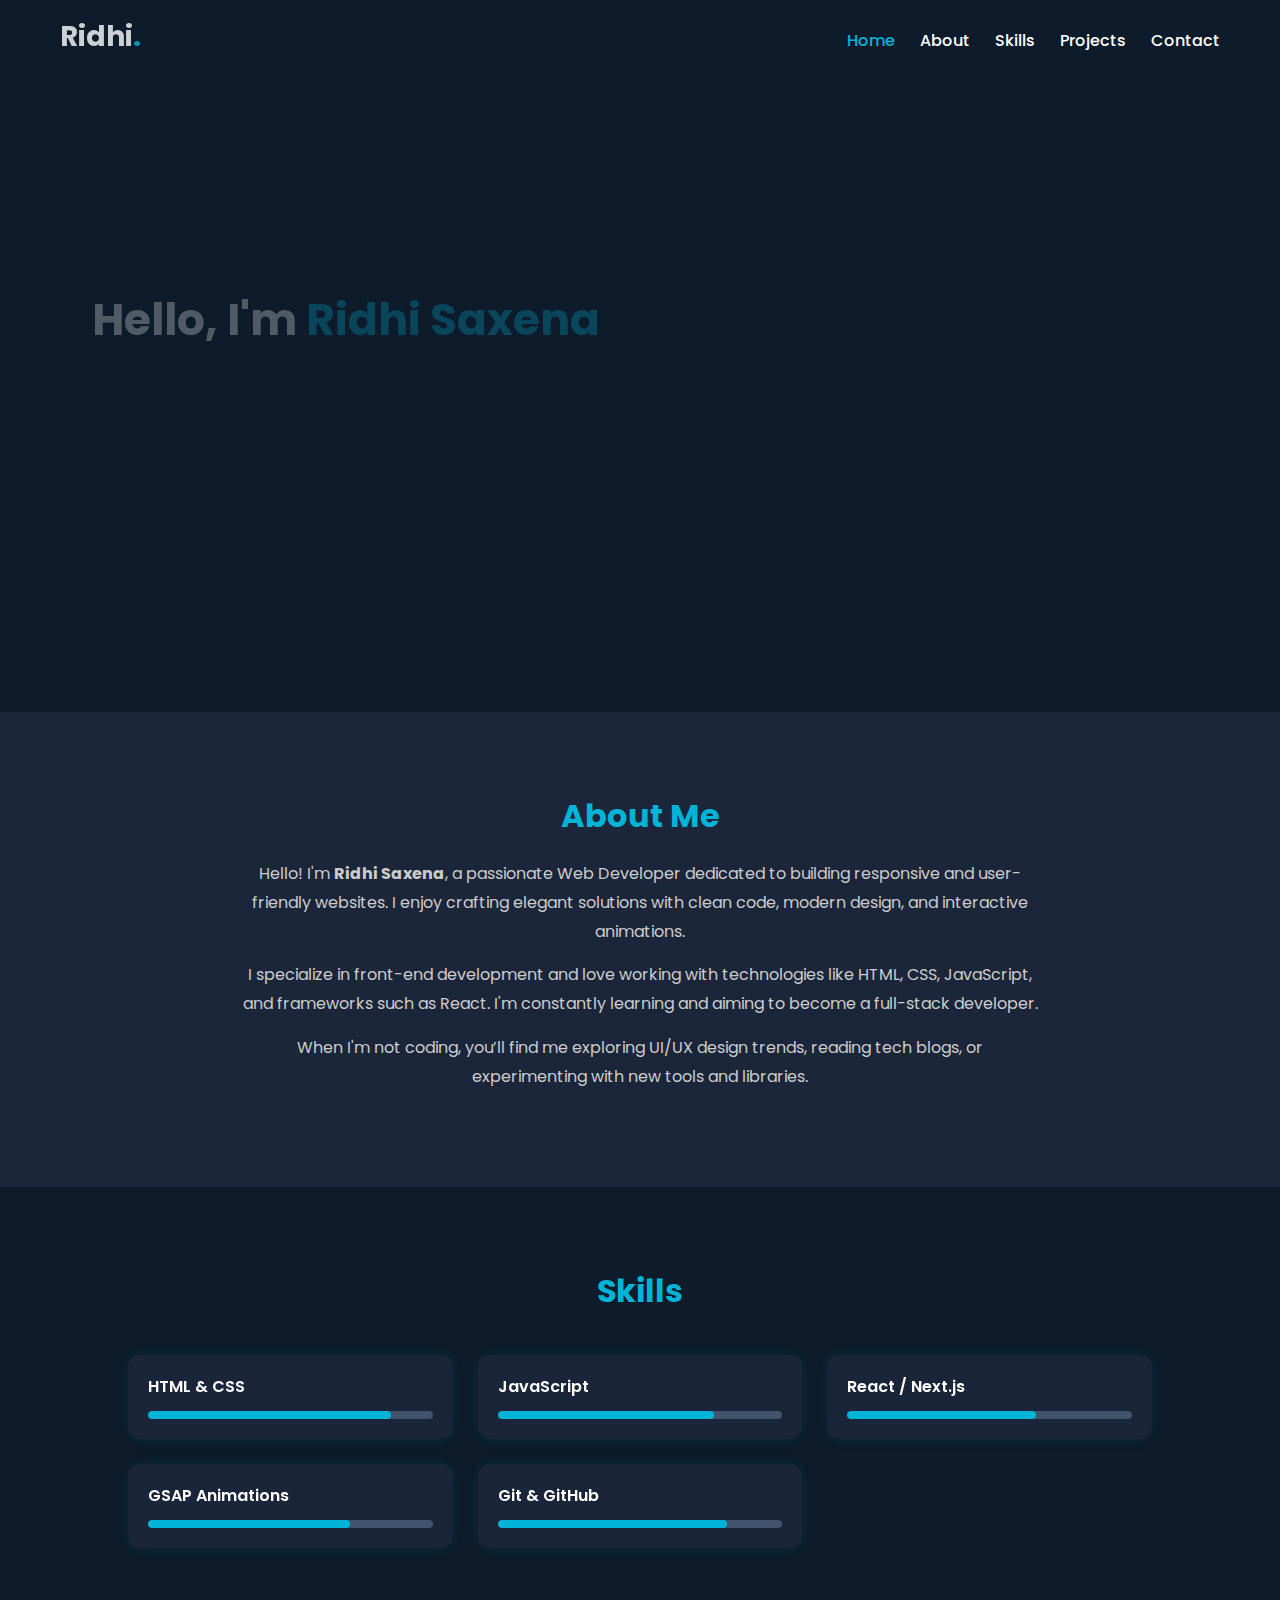
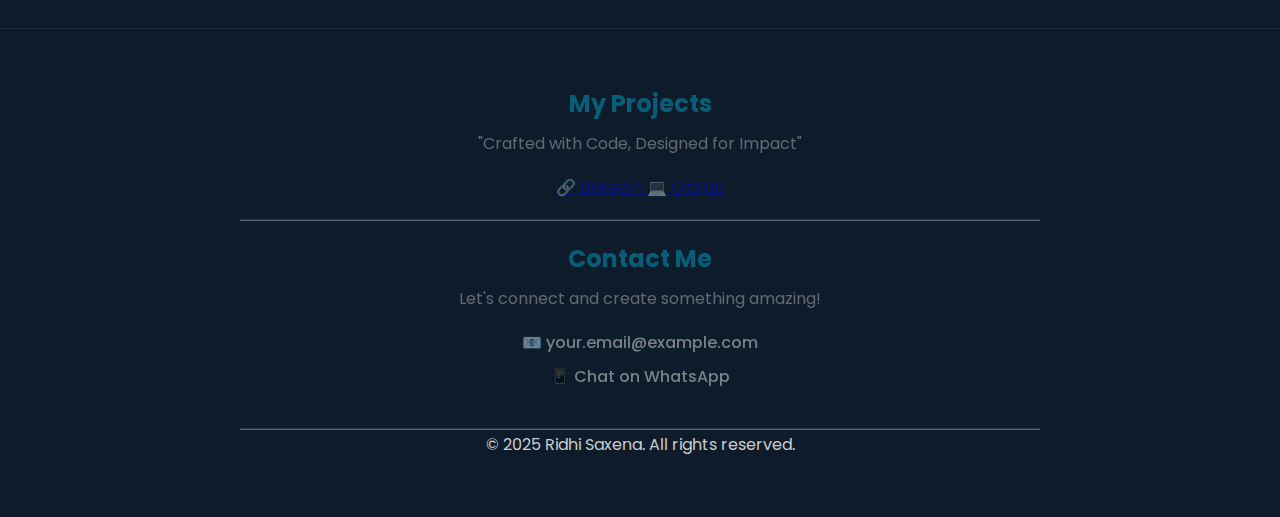
<file: portfolio (task 2)/index.html>
<!DOCTYPE html>
<html lang="en">
<head>
  <meta charset="UTF-8" />
  <meta name="viewport" content="width=device-width, initial-scale=1.0" />
  <title>Ridhi Saxena | Portfolio</title>
  <link rel="stylesheet" href="styles/styles.css" />
  <script src="https://cdnjs.cloudflare.com/ajax/libs/gsap/3.12.2/gsap.min.js"></script>
</head>
<body>
  <!-- Header -->
  <header class="header">
    <a href="#" class="logo">Ridhi<span>.</span></a>
    <nav class="navbar">
      <a href="#home" class="nav-link active">Home</a>
      <a href="#about" class="nav-link">About</a>
      <a href="#skills" class="nav-link">Skills</a>
      <a href="#contact" class="nav-link">Projects</a>
      <a href="#contactme" class="nav-link">Contact</a>
    </nav>

    <!-- Mobile menu toggle (optional JS) -->
    <div class="menu-toggle" id="menu-toggle">
      <span></span><span></span><span></span>
    </div>
  </header>

  <!-- Hero Section -->
  <section class="home" id="home">
    <div class="home-container">
      <div class="home-content">
        <h1>Hello, I'm <span>Ridhi Saxena</span></h1>
        <h3 class="animated-role">Web Developer</h3>
        <p>
          Crafting engaging websites with modern design, clean code, and smooth animations.
        </p>
        <!-- <div class="btn-box">
          <a href="#contact" class="btn">Hire Me</a>
          <a href="#contact" class="btn btn-outline">Let's Talk</a>
        </div> -->
      </div>

      <div class="home-image">
        <img src="profilepic.jpg" alt="Profile Image" class="profile-img" />
      </div>
    </div>
  </section>

  <!-- About Section -->
<section class="about" id="about">
  <div class="about-container">
    <h2>About Me</h2>
    <p>
      Hello! I'm <strong>Ridhi Saxena</strong>, a passionate Web Developer dedicated to building responsive and user-friendly websites. I enjoy crafting elegant solutions with clean code, modern design, and interactive animations.
    </p>
    <p>
      I specialize in front-end development and love working with technologies like HTML, CSS, JavaScript, and frameworks such as React. I'm constantly learning and aiming to become a full-stack developer.
    </p>
    <p>
      When I'm not coding, you’ll find me exploring UI/UX design trends, reading tech blogs, or experimenting with new tools and libraries.
    </p>
  </div>
</section>


<!-- Skills Section -->
<section class="skills" id="skills">
  <div class="skills-container">
    <h2>Skills</h2>

    <div class="skill-grid">
      <!-- One skill card -->
      <div class="skill-card">
        <span class="skill-name">HTML & CSS</span>
        <div class="skill-bar"><span style="width: 90%"></span></div>
      </div>

      <div class="skill-card">
        <span class="skill-name">JavaScript</span>
        <div class="skill-bar"><span style="width: 80%"></span></div>
      </div>

      <div class="skill-card">
        <span class="skill-name">React / Next.js</span>
        <div class="skill-bar"><span style="width: 70%"></span></div>
      </div>

      <div class="skill-card">
        <span class="skill-name">GSAP Animations</span>
        <div class="skill-bar"><span style="width: 75%"></span></div>
      </div>

      <div class="skill-card">
        <span class="skill-name">Git & GitHub</span>
        <div class="skill-bar"><span style="width: 85%"></span></div>
      </div>
    </div>
  </div>
</section>

  <!-- Future sections like About, Skills, Projects, etc. -->

  <!-- Footer -->
<footer class="footer" id="contact">

  <div class="footer-container" id="Projects">
    <h2>My Projects</h2>
    <p>"Crafted with Code, Designed for Impact"</p>
    
      <a href="https://www.linkedin.com/in/ridhi-saxena-5a4650321/" target="_blank" title="LinkedIn">
        🔗 LinkedIn
      </a>
      <a href="https://github.com/Ridhi-7" target="_blank" title="GitHub">
        💻 GitHub
      </a>
    </div>
    
  <div class="footer-container" id="contactme">
    <h2>Contact Me</h2>
    <p>Let's connect and create something amazing!</p>
    
    <div class="footer-links">
      <a href="ridhisaxena9b@gmail.com" target="_blank" title="Email">
        📧 your.email@example.com
      </a>
      <a href="https://wa.me/91XXXXXXXXXX" target="_blank" title="Chat on WhatsApp">
        📱 Chat on WhatsApp
      </a>
    </div>

   
  </div>

   <p class="footer-credit">© 2025 Ridhi Saxena. All rights reserved.</p>
</footer>


  <!-- Optional JavaScript -->
  <script src="scripts/script.js"></script>
</body>
</html>
</file>
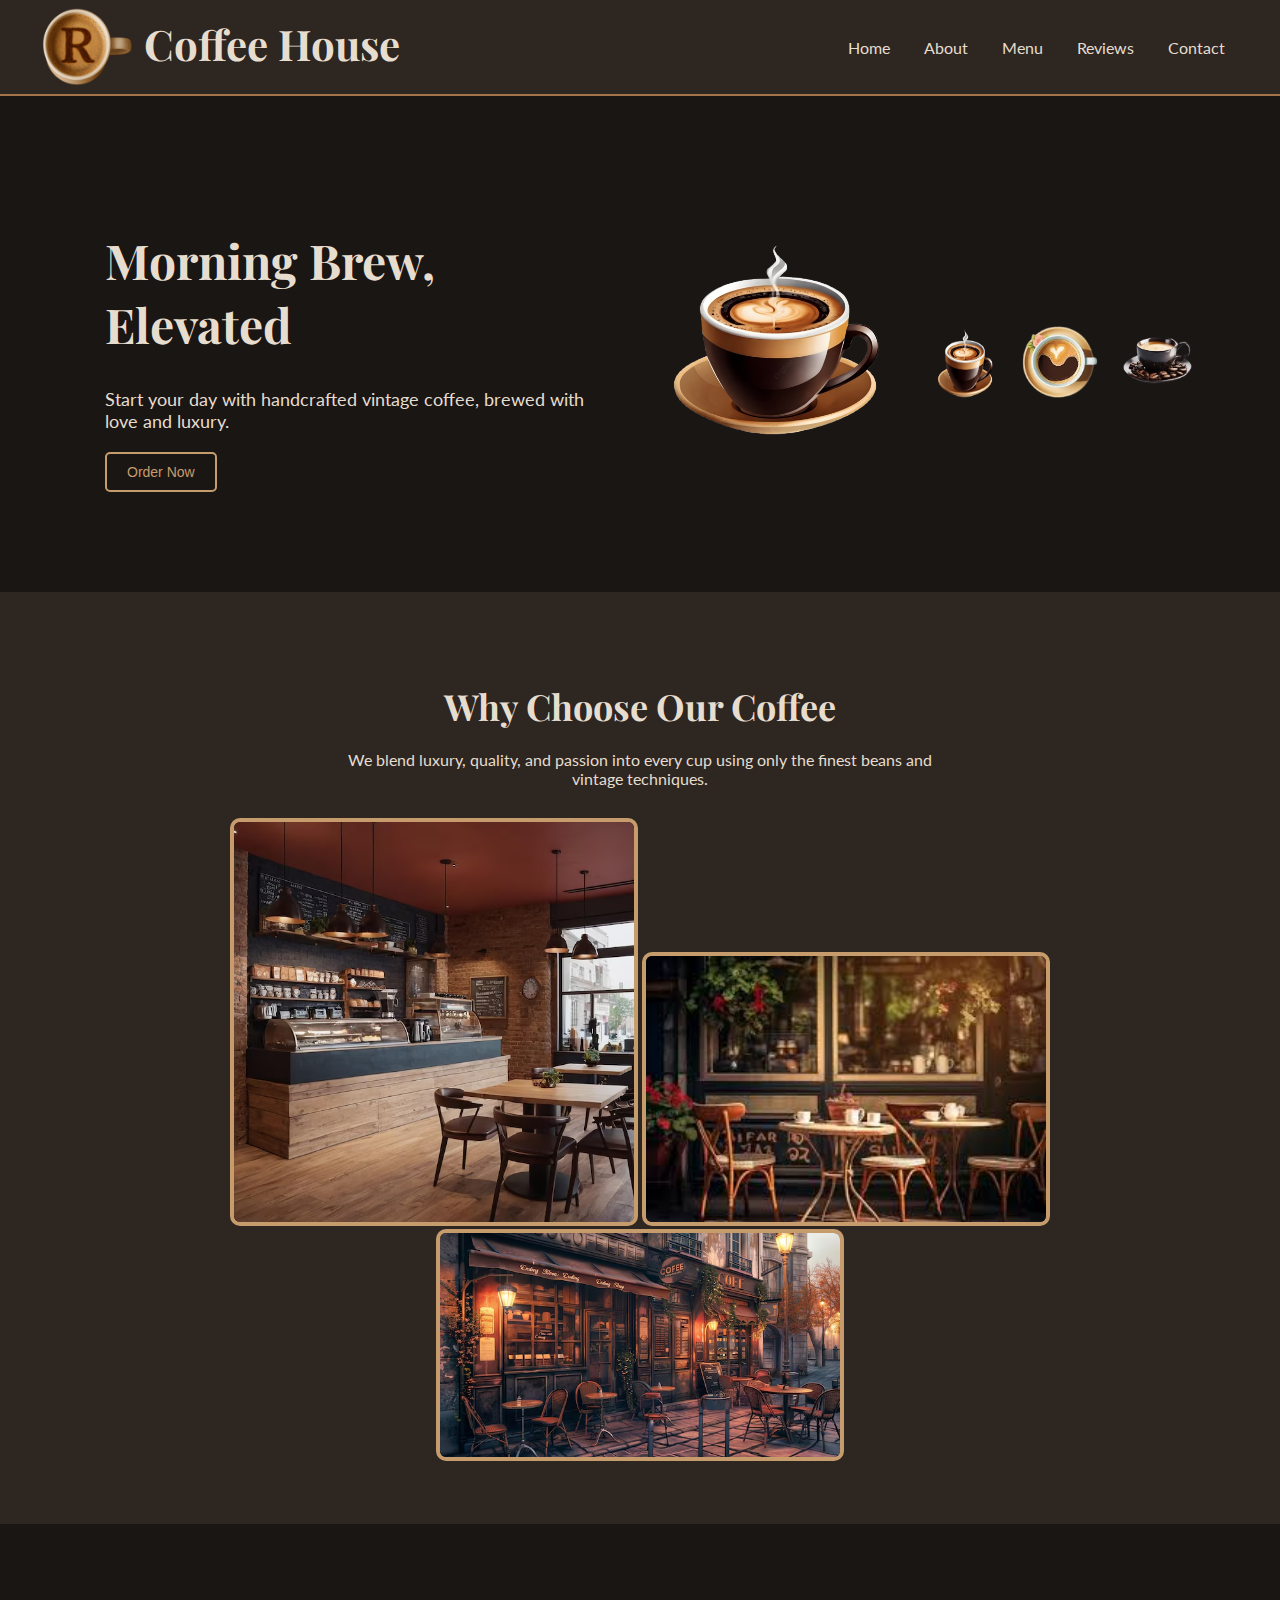
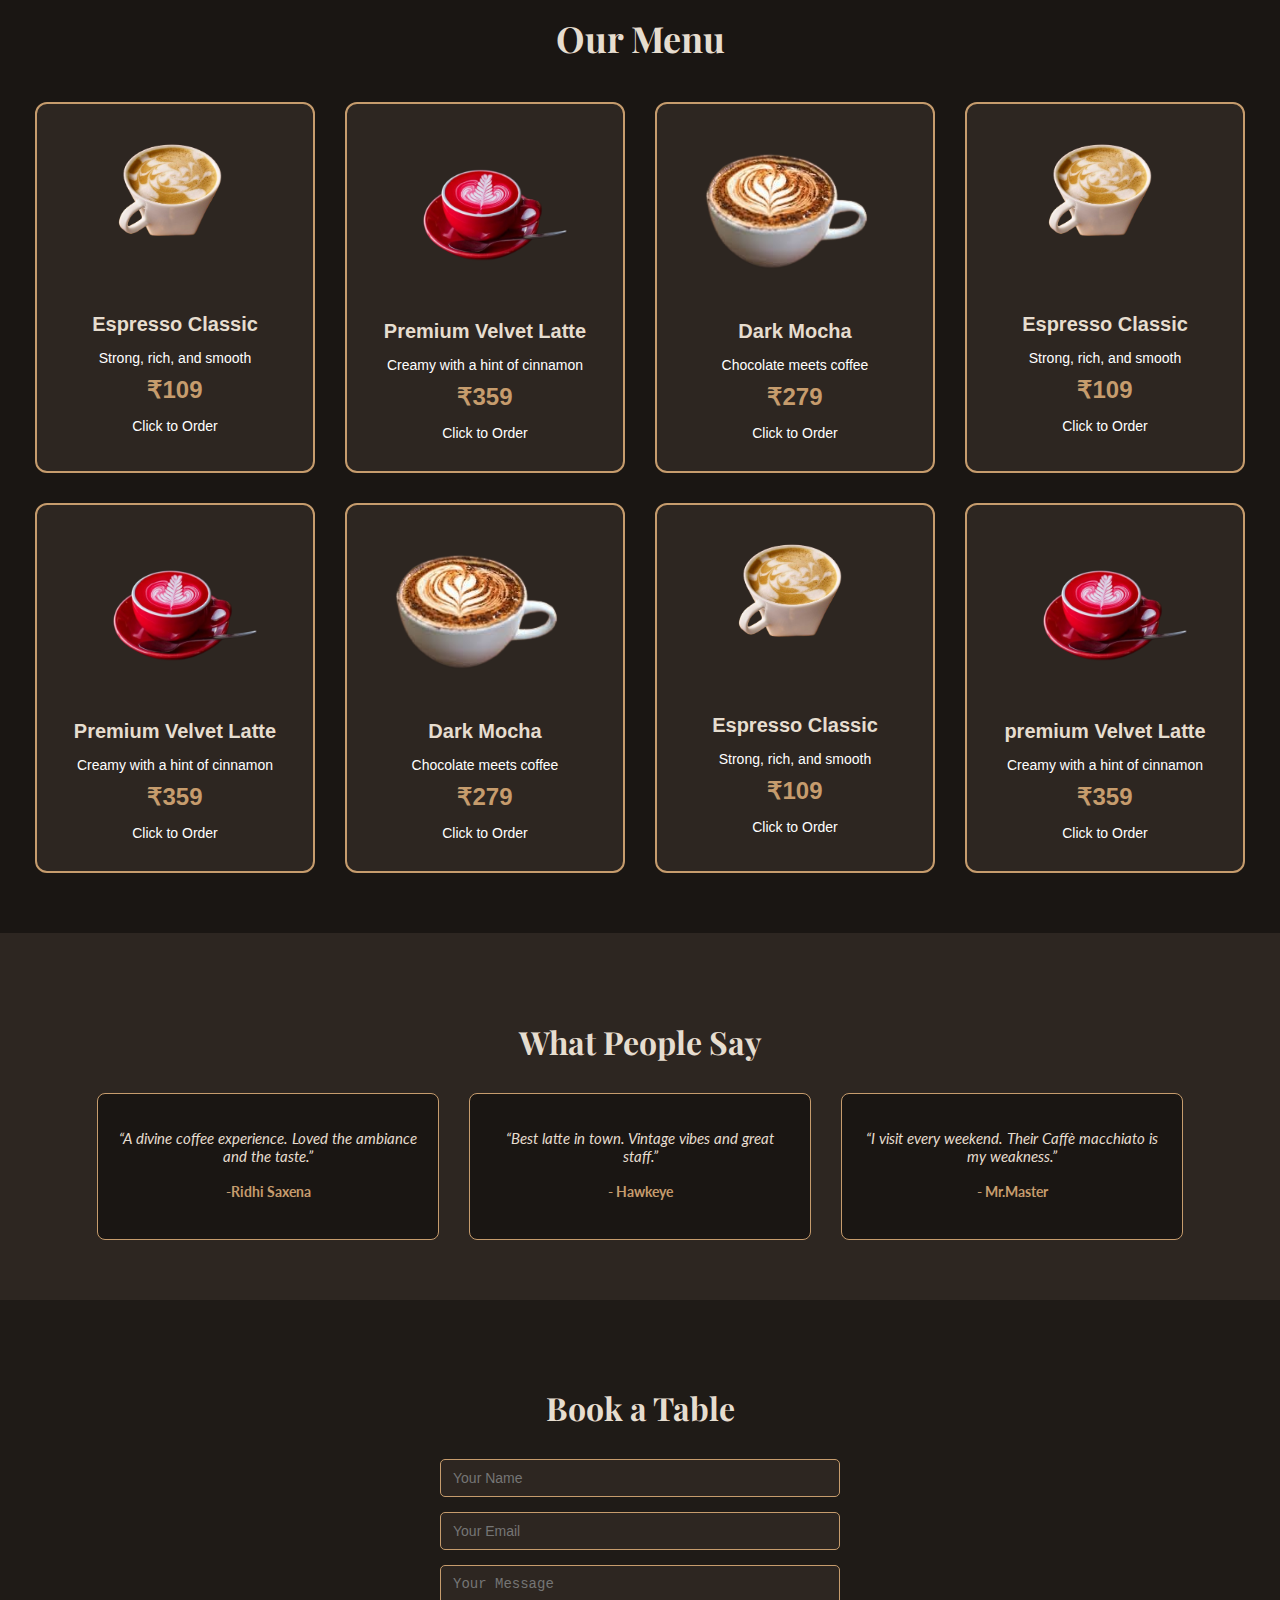
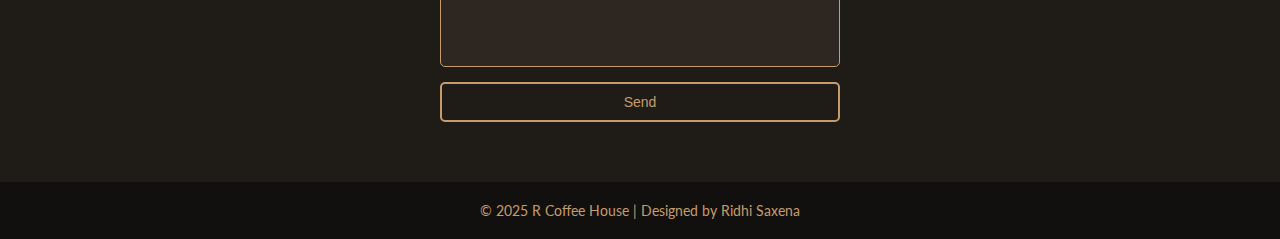
<file: R coffee house (task 1 and task 3)/index.html>
<!DOCTYPE html>
<html lang="en">
<head>
  <meta charset="UTF-8" />
  <meta name="viewport" content="width=device-width, initial-scale=1.0"/>
  <title>Coffee House</title>
  <link rel="shortcut icon" href="images/logo.png" type="image/x-icon">
  <link rel="stylesheet" href="styles/style.css" />
  <link href="https://fonts.googleapis.com/css2?family=Lato&family=Playfair+Display&display=swap" rel="stylesheet">
</head>
<body>

  <header class="header">
    <div class="logo">
      <img class="logo-img-1" src="images/header-logo.png" alt="">
      <h2>Coffee House</h2>
    </div>
    <button class="menu-btn">&#9776;</button>
    <nav class="nav">
      <a href="#home">Home</a>
      <a href="#about">About</a>
      <a href="#menu">Menu</a>
      <a href="#reviews">Reviews</a>
      <a href="#contact">Contact</a>
    </nav>
  </header>

  <section class="home" id="home">
    <div class="home-text">
      <h1>Morning Brew, Elevated</h1>
      <p>Start your day with handcrafted vintage coffee, brewed with love and luxury.</p>
      <a href="#menu">
        <button class="btn">Order Now</button>
        </a>
    </div>
    <div class="home-image">
      <img src="images/coffee-1-removebg-preview.png" alt="Coffee Main" id="main-image" />
    </div>
    <div class="image-thumbs">
      <img src="images/coffee-1-removebg-preview.png" alt="Thumb 1" />
      <img src="images/coffee-2-removebg-preview.png" alt="Thumb 2" />
      <img src="images/coffee-3-removebg-preview.png" alt="Thumb 3" />
    </div>
  </section>

  <section class="about" id="about">
    <h2>Why Choose Our Coffee</h2>
    <p>We blend luxury, quality, and passion into every cup using only the finest beans and vintage techniques.</p>
    
    <img src="images/shop-3.avif" class="about-image" alt="About Us" />
    <img src="images/shop-1.jpeg" class="about-image" alt="About Us" />
    <img src="images/shop-2.avif" class="about-image" alt="About Us" />
    
  </section>

  <section class="menu" id="menu">
    <h2>Our Menu</h2>
    <a href="#contact" class="menu-items">
     
      <button class="item">
        <img src="images/espresso-classic.png" alt="Espresso">
        <h3>Espresso Classic</h3>
        <p>Strong, rich, and smooth</p>
        <span>₹109</span>
        <p>Click to Order</p>
      </button>
    
   
      <button class="item">
        <img src="images/velvet-latte.png" alt="Latte">
        <h3>Premium Velvet Latte</h3>
        <p>Creamy with a hint of cinnamon</p>
        <span>₹359</span>
        <p>Click to Order</p>

      </button>
    
      <button class="item">
        <img src="images/dark-mocha.png" alt="Mocha">
        <h3>Dark Mocha</h3>
        <p>Chocolate meets coffee</p>
        <span>₹279</span>
        <p>Click to Order</p>

      </button>

      <button class="item">
        <img src="images/espresso-classic.png" alt="Espresso">
        <h3>Espresso Classic</h3>
        <p>Strong, rich, and smooth</p>
        <span>₹109</span>
        <p>Click to Order</p>
      </button>
    
   
      <button class="item">
        <img src="images/velvet-latte.png" alt="Latte">
        <h3>Premium Velvet Latte</h3>
        <p>Creamy with a hint of cinnamon</p>
        <span>₹359</span>
        <p>Click to Order</p>
      </button>
    
      <button class="item">
        <img src="images/dark-mocha.png" alt="Mocha">
        <h3>Dark Mocha</h3>
        <p>Chocolate meets coffee</p>
        <span>₹279</span>
        <p>Click to Order</p>
      </button>

        <button class="item">
        <img src="images/espresso-classic.png" alt="Espresso">
        <h3>Espresso Classic</h3>
        <p>Strong, rich, and smooth</p>
        <span>₹109</span>
        <p>Click to Order</p>
      </button>
    
   
      <button class="item">
        <img src="images/velvet-latte.png" alt="Latte">
        <h3> premium Velvet Latte</h3>
        <p>Creamy with a hint of cinnamon</p>
        <span>₹359</span>
        <p>Click to Order</p>
      </button>

    </a>
  </section>

  <section class="reviews" id="reviews">
    <h2>What People Say</h2>
    <div class="review-list">
      <div class="review">
        <p>“A divine coffee experience. Loved the ambiance and the taste.”</p>
        <h4>-Ridhi Saxena</h4>
      </div>
      <div class="review">
        <p>“Best latte in town. Vintage vibes and great staff.”</p>
        <h4>- Hawkeye</h4>
      </div>
      <div class="review">
        <p>“I visit every weekend. Their Caffè macchiato is my weakness.”</p>
        <h4>- Mr.Master</h4>
      </div>
    </div>
  </section>


  <!-- task 3 below rest in javascript-->
  <section class="contact" id="contact">
    <h2>Book a Table</h2>
    <form>
      <input type="text" placeholder="Your Name" required>
      <input type="email" placeholder="Your Email" required>
      <textarea rows="5" placeholder="Your Message"></textarea>
      <button class="btn" type="submit">Send</button>
    </form>
  </section>

  <footer class="footer">
    &copy; 2025 R Coffee House | Designed by Ridhi Saxena
  </footer>
  <!-- task 3 ended rest in java script -->

  <script src="scripts/script.js"></script>
</body>
</html>
</file>
<file: portfolio (task 2)/styles/styles.css>
@import url('https://fonts.googleapis.com/css2?family=Poppins:wght@300;400;500;600;700&display=swap');

* {
  margin: 0;
  padding: 0;
  box-sizing: border-box;
}

body {
  font-family: 'Poppins', sans-serif;
  background-color: #0d1b2a;
  color: #ffffff;
  scroll-behavior: smooth;
  line-height: 1.5;
}

/* Header */
.header {
  padding: 20px 60px;
  display: flex;
  justify-content: space-between;
  align-items: center;
  background-color: #0d1b2a;
  position: sticky;
  top: 0;
  z-index: 1000;
}

.logo {
  font-size: 28px;
  font-weight: 700;
  color: #ffffff;
  text-decoration: none;
}

.logo span {
  color: #00b4d8;
}

/* Navbar */
.navbar {
  display: flex;
  gap: 25px;
}


.navbar a {
  color: #ffffff;
  text-decoration: none;
  font-weight: 500;
  transition: 0.3s;
}

.navbar a:hover,
.navbar a.active {
  color: #00b4d8;
}

/* Mobile Nav Toggle */
.menu-toggle {
  display: none;
  flex-direction: column;
  cursor: pointer;
  gap: 5px;
}

.menu-toggle span {
  width: 25px;
  height: 3px;
  background: #fff;
  border-radius: 2px;
}

/* Home Section */
.home {
  min-height: 70vh;
  display: flex;
  align-items: center;
  justify-content: space-between;
  padding: 0 10%;
  flex-wrap: wrap;
  gap: 40px;
}

.home-container {
  display: flex;
  align-items: center;
  justify-content: space-between;
  flex-wrap: wrap;
  width: 100%;
}

.home-content {
  max-width: 600px;
  flex: 1 1 400px;
}

.home-content h1 {
  font-size: 44px;
  font-weight: 700;
  margin-bottom: 10px;
}

.home-content span {
  color: #00b4d8;
}

.home-content h3 {
  font-size: 24px;
  font-weight: 500;
  color: #00b4d8;
  margin-bottom: 20px;
}

.home-content p {
  color: #ccc;
  font-size: 16px;
  margin-bottom: 40px;
}

.home-image {
  flex: 1 1 300px;
  display: flex;
  justify-content: center;
  align-items: center;
}

.home-image img {
  width: 100%;
  max-width: 360px;
  border-radius: 20px;
  box-shadow: 0 0 30px rgba(0, 180, 216, 0.4);
}

/* Buttons */
.btn-box {
  display: flex;
  flex-wrap: wrap;
  gap: 15px;
}

.btn {
  text-decoration: none;
  padding: 12px 26px;
  background-color: #00b4d8;
  color: white;
  font-weight: 600;
  border-radius: 8px;
  transition: 0.3s;
}

.btn-outline {
  background-color: transparent;
  border: 2px solid #00b4d8;
  color: #00b4d8;
}

.btn:hover {
  background-color: #0077a8;
}

.btn-outline:hover {
  background-color: #00b4d8;
  color: white;
}

.about {
  padding: 80px 10%;
  background-color: #1b263b;
  color: #fff;
}

.about-container {
  max-width: 800px;
  margin: auto;
  text-align: center;
}

.about h2 {
  font-size: 32px;
  color: #00b4d8;
  margin-bottom: 20px;
}

.about p {
  font-size: 16px;
  color: #ccc;
  line-height: 1.8;
  margin-bottom: 15px;
}


/* ---- Skills ---- */
.skills {
  padding: 80px 10%;
  background-color: #0d1b2a;      /* same dark theme */
  color: #fff;
}

.skills h2 {
  text-align: center;
  font-size: 32px;
  color: #00b4d8;
  margin-bottom: 40px;
}

/* grid layout */
.skill-grid {
  display: grid;
  grid-template-columns: repeat(auto-fit, minmax(250px, 1fr));
  gap: 25px;
}

/* individual card */
.skill-card {
  background: #1b263b;
  padding: 20px;
  border-radius: 12px;
  box-shadow: 0 0 15px rgba(0, 180, 216, 0.12);
}

.skill-name {
  font-weight: 600;
  margin-bottom: 12px;
  display: block;
}

/* progress bar */
.skill-bar {
  background: #43556e;
  height: 8px;
  border-radius: 8px;
  overflow: hidden;
}

.skill-bar span {
  display: block;
  height: 100%;
  background: #00b4d8;
  border-radius: 8px;
  width: 0;               /* animated to real width via GSAP */
}


/* Footer */
.footer {
  background-color: #0d1b2a;
  padding: 40px 20px;
  text-align: center;
  border-top: 1px solid #1a2b3c;
}

.footer-container {
  max-width: 800px;
  margin: auto;
  border-bottom:solid;
  border-width: 1px;
  margin-bottom: 20px;
  padding-bottom: 20px;
}

.footer h2 {
  font-size: 24px;
  margin-bottom: 10px;
  color: #00b4d8;
}

.footer p {
  font-size: 16px;
  color: #ccc;
  margin-bottom: 20px;
}

.footer-links {
  display: flex;
  flex-direction: column;
  gap: 10px;
  margin-bottom: 20px;
}


.footer-links a {
  text-decoration: none;
  color: #ffffff;
  font-weight: 500;
  transition: color 0.3s ease;
}

.footer-links a:hover {
  color: #00b4d8;
}

.footer-credit {
  font-size: 14px;
  color: #777;
}




/* Responsive */
@media (max-width: 768px) {
  .header {
    padding: 15px 30px;
  }

  .navbar {
    position: absolute;
    top: 80px;
    left: 0;
    background-color: #0d1b2a;
    width: 100%;
    flex-direction: column;
    align-items: center;
    display: none;
    padding: 20px 0;
  }

  .navbar.active {
    display: flex;
  }

  .menu-toggle {
    display: flex;
  }

  .home {
    padding: 60px 40px;
    margin: 20px 0px 0px 0px;
    justify-content: center;
  }

  .home-content h1 {
    font-size: 36px;
  }

  .home-content h3 {
    font-size: 20px;
  }

  .home-image img {
    max-width: 280px;
  }

   .footer-links {
    font-size: 15px;
  }

  .footer h2 {
    font-size: 20px;
  }

  
}
</file>
<file: R coffee house (task 1 and task 3)/styles/style.css>
body {
  margin: 0;
  font-family: 'Lato', sans-serif;
  background-color: #1f1b17;
  color: #e6ddcf;
}

.header {
  display: flex;
  justify-content: space-between;
  align-items: center;
  background-color: #2d2621;
  padding: 7px 40px;
  position: sticky;
  top: 0;
  z-index: 1000;
  border-bottom: 2px solid #a67449;
}


.logo {
  display: flex;
  font-family: 'Playfair Display', serif;
  font-size: 28px;
  color: #e6ddcf;
}

.logo-img-1{
  width: 94px;
  height: 80px;
  margin: 0px 10px 0px 0px;
  padding: 0px 0px 0px 0px;
}

.logo h2{
  margin: 0px;
  padding: 9px 0px 0px 0px;
}

.nav a {
  margin: 0 15px;
  color: #e6ddcf;
  font-size: 16px;
  text-decoration: none;
  transition: color 0.3s ease;
}

.nav a:hover {
  color: #c69c6d;
}

.menu-btn {
  display: none;
  background: none;
  border: none;
  font-size: 20px;
  color: #c69c6d;
}

.btn {
  background-color: transparent;
  border: 2px solid #c69c6d;
  border-radius: 5px;
  padding: 10px 20px;
  font-size: 14px;
  color: #c69c6d;
  cursor: pointer;
  transition: all 0.3s ease;
}

.btn:hover {
  background-color: #c69c6d;
  color: #1f1b17;
}

.home {
  display: flex;
  flex-wrap: wrap;
  align-items: center;
  justify-content: center;
  padding: 80px 40px;
  background-color: #1a1613;
}

.home-text {
  max-width: 500px;
  margin: 20px;
}

.home-text h1 {
  font-family: 'Playfair Display', serif;
  font-size: 48px;
  color: #e6ddcf;
}

.home-text p {
  font-size: 18px;
  margin: 20px 0;
}

.home-image img {
  width: 300px;
  animation: float 6s ease-in-out infinite;
}

@keyframes float {
  0%, 100% { transform: translateY(0px); }
  50% { transform: translateY(-12px); }
}

.image-thumbs {
  display: flex;
  justify-content: center;
  gap: 15px;
  margin-top: 40px;
}

.image-thumbs img {
  width: 80px;
  cursor: pointer;
  transition: transform 0.3s ease;
  /* border: 2px solid #c69c6d; */
  /* border-radius: 5px; */
}

.image-thumbs img:hover {
  transform: scale(1.1);
  border-color: #e6ddcf;
}

.about {
  text-align: center;
  padding: 60px 30px;
  background-color: #2d2621;
}

.about h2 {
  font-family: 'Playfair Display', serif;
  font-size: 36px;
  margin-bottom: 20px;
  color: #e6ddcf;
}

.about p {
  font-size: 16px;
  max-width: 600px;
  margin: 0 auto 30px auto;
}

.about-image {
  width: 90%;
  max-width: 400px;
  border: 4px solid #c69c6d;
  border-radius: 10px;
}

.menu {
  padding: 60px 30px;
  text-align: center;
  background-color: #1a1613;
}

.menu a{
    text-decoration: none;
}

.menu h2 {
  font-family: 'Playfair Display', serif;
  font-size: 36px;
  margin-bottom: 40px;
  color: #e6ddcf;
}

.menu-items {
  display: flex;
  flex-wrap: wrap;
  justify-content: center;
  gap: 30px;
}

.menu-items a{
    text-decoration: none;
}

.item {
  background-color: #2d2621;
  padding: 20px;
  width: 280px;
  border: 2px solid #c69c6d;
  border-radius: 12px;
  transition: transform 0.3s ease;
}



.item:hover {
  transform: translateY(-5px);
  background-color: #3b322c;
}

.item img {
  width: 100%;
  border-radius: 6px;
  margin-bottom: 15px;
}

.item h3 {
  font-size: 20px;
  margin-bottom: 10px;
  color: #e6ddcf;
}

.item p {
    color: white;
  font-size: 14px;
  margin-bottom: 10px;
}

.item span {
    font-size: 24px;
  font-weight: bold;
  color: #c69c6d;
}

.reviews {
  padding: 60px 30px;
  background-color: #2d2621;
  text-align: center;
}

.reviews h2 {
  font-family: 'Playfair Display', serif;
  font-size: 32px;
  margin-bottom: 30px;
  color: #e6ddcf;
}

.review-list {
  display: flex;
  flex-wrap: wrap;
  justify-content: center;
  gap: 30px;
}

.review {
  background-color: #1a1613;
  padding: 20px;
  border: 1px solid #c69c6d;
  border-radius: 8px;
  max-width: 300px;
}

.review p {
  font-size: 15px;
  margin-bottom: 10px;
  font-style: italic;
}

.review h4 {
  font-size: 14px;
  color: #c69c6d;
}

.contact {
  padding: 60px 30px;
  text-align: center;
  background-color: #1f1b17;
}

.contact h2 {
  font-family: 'Playfair Display', serif;
  font-size: 32px;
  margin-bottom: 30px;
  color: #e6ddcf;
}

form {
  display: flex;
  flex-direction: column;
  gap: 15px;
  max-width: 400px;
  margin: auto;
}

input, textarea {
  padding: 10px 12px;
  font-size: 14px;
  border: 1px solid #c69c6d;
  border-radius: 5px;
  resize: none;
  background-color: #2d2621;
  color: #e6ddcf;
}

.footer {
  text-align: center;
  padding: 20px;
  background-color: #12100f;
  color: #c69c6d;
  font-size: 14px;
}

/* Scroll animation */
.hidden {
  opacity: 0;
  transform: translateY(40px);
  transition: all 0.6s ease;
}

.visible {
  opacity: 1;
  transform: translateY(0);
}

/* Responsive media queries */
@media (max-width: 768px) {

  .header {
    padding: 15px 30px;
    flex-direction: column;
    align-items: flex-start;
    margin-left: -12px;
  }

  .logo-img-1{
    width: 48px;
    height: 40px;
    margin-right: 4px;
  }

  .header h2{
    font-size: 28px;
    margin: 0px 0px 0px 0px;
    padding: 0px;
    
  }

    .nav {
    display: none;
    flex-direction: column;
    width: 100%;
    background-color: #2d2621;
    padding: 10px 0px 0px 0px;
    position: absolute;
    top: 74px;
    right: 10px;
    z-index: 1001;
    text-align: right;
  }

  .nav.show {
    display: flex;
    box-sizing: border-box;
    border-style: solid;
    border-width: 2px;
    border-color:c#a67449;
    border-radius: 10px;
    font-size: 30px;
    font-weight: bold;
    width: 200px;
    
  }

  .nav.show a{
    text-align: center;
    background-color: #c69c6d;
    border-color: #a67449;
    border-radius: 20px;
    color: #1a1613;
    margin-bottom: 10px;
    padding-top: 4px;
    padding-bottom: 4px;
  }

  .menu-btn {
    display: block;
    position: absolute;
    
    right: 20px;
    top: 15px;
    font-size: 28px;
    background: none;
    border: none;
    z-index: 1002;
  }
  .home {
    flex-direction: column;
    padding: 40px 20px;
  }

  .menu-items {
    flex-direction: column;
    gap: 20px;
  }

  .review-list {
    justify-content: center;
    flex-direction: column;
  }

  .about-image,
  .home-image img {
    width: 100%;
  }

  .btn {
    width: 100%;
  }
  
}




@media (max-width: 480px) {
  .logo {
    font-size: 22px;
  }

  .home-text h1 {
    font-size: 32px;
  }

  .about h2, .menu h2, .reviews h2, .contact h2 {
    font-size: 26px;
  }

  .menu-items {
    flex-direction: row;
    gap: 7px;
  }

  .item{
    width: 150px;
    height: 270px;
  }

  .item p{
    display: none;
  }

   .review-list {
    align-items: center;
    flex-direction: column;
  }


}
</file>
